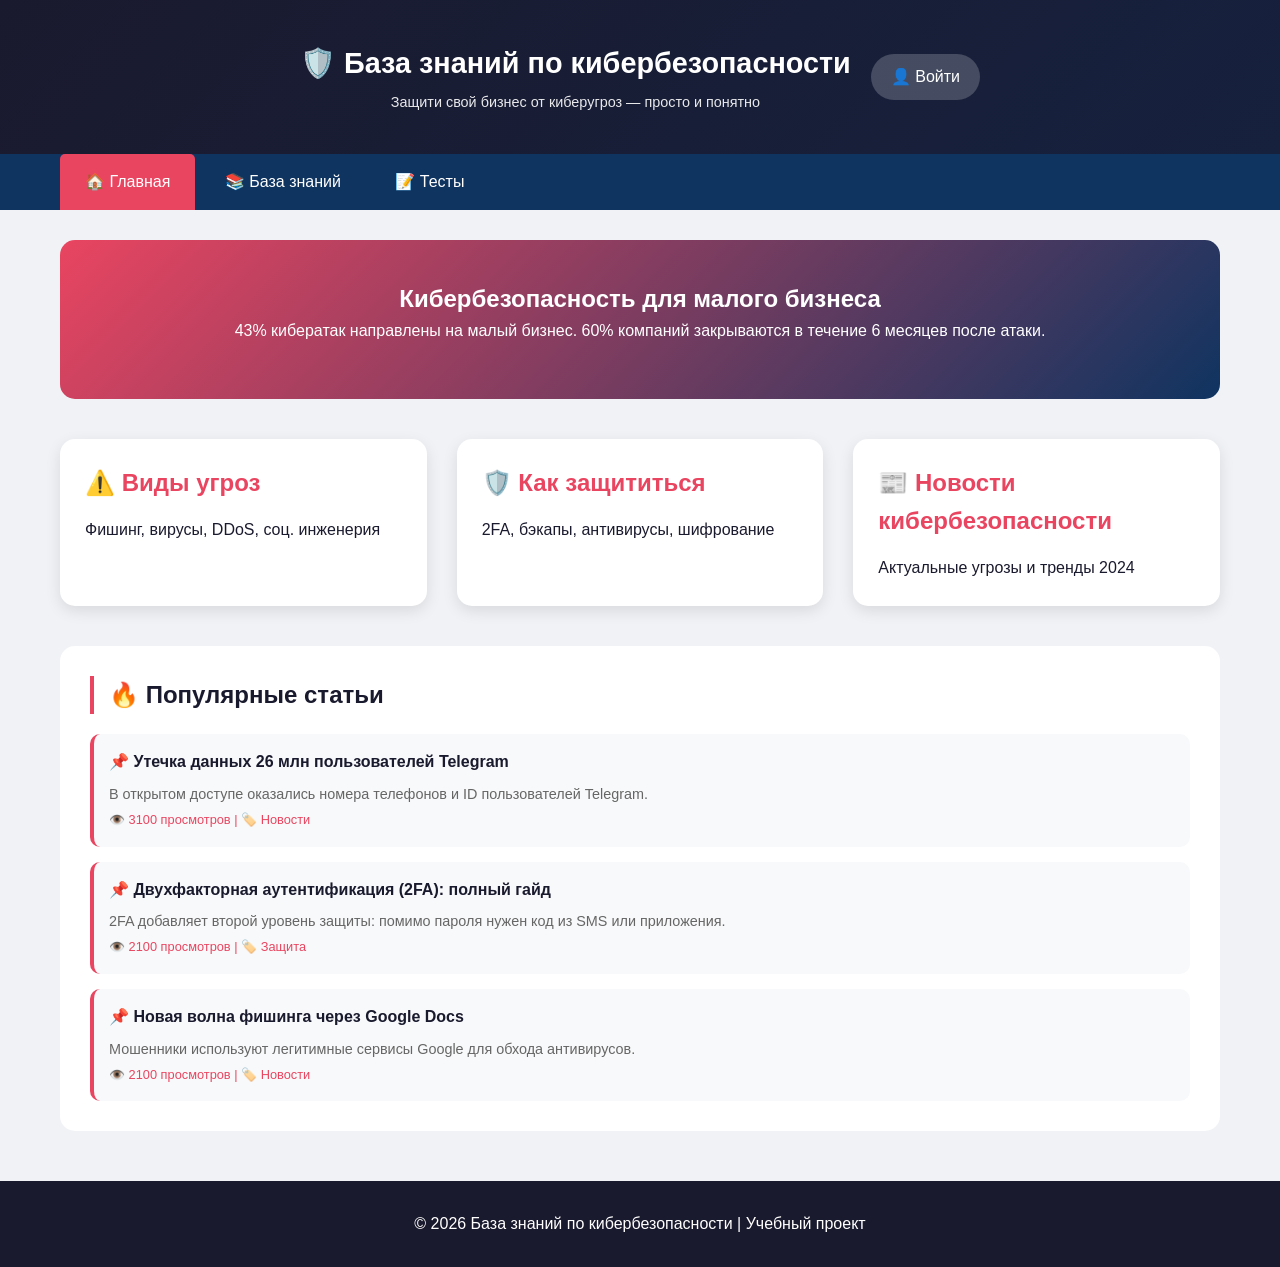
<file: index.html>
<!DOCTYPE html>
<html lang="ru">
<head>
    <meta charset="UTF-8">
    <meta name="viewport" content="width=device-width, initial-scale=1.0">
    <title>База знаний по кибербезопасности</title>
    <link rel="stylesheet" href="style.css">
</head>
<body>
    <header>
        <div class="container">
            <div class="header-flex">
                <div class="logo-area">
                    <h1>🛡️ База знаний по кибербезопасности</h1>
                    <p>Защити свой бизнес от киберугроз — просто и понятно</p>
                </div>
                <div class="profile-area">
                    <a href="profile.html" id="profile-link-header" class="profile-header-btn">👤 Войти</a>
                </div>
            </div>
        </div>
    </header>

    <nav>
        <div class="container">
            <a href="index.html" class="active">🏠 Главная</a>
            <a href="articles.html">📚 База знаний</a>
            <a href="test.html">📝 Тесты</a>
        </div>
    </nav>

    <main class="container">
        <section class="hero">
            <h2>Кибербезопасность для малого бизнеса</h2>
            <p>43% кибератак направлены на малый бизнес. 60% компаний закрываются в течение 6 месяцев после атаки.</p>
            <div id="welcome-message" class="welcome-badge"></div>
        </section>

        <section class="categories">
            <div class="card" onclick="location.href='articles.html?cat=threats'">
                <h3>⚠️ Виды угроз</h3>
                <p>Фишинг, вирусы, DDoS, соц. инженерия</p>
            </div>
            <div class="card" onclick="location.href='articles.html?cat=protection'">
                <h3>🛡️ Как защититься</h3>
                <p>2FA, бэкапы, антивирусы, шифрование</p>
            </div>
            <div class="card" onclick="location.href='articles.html?cat=news'">
                <h3>📰 Новости кибербезопасности</h3>
                <p>Актуальные угрозы и тренды 2024</p>
            </div>
        </section>

        <section class="latest-articles">
            <h2>🔥 Популярные статьи</h2>
            <div id="popular-articles" class="articles-list"></div>
        </section>
    </main>

    <footer>
        <div class="container">
            <p>© 2026 База знаний по кибербезопасности | Учебный проект</p>
        </div>
    </footer>

    <script src="data.js"></script>
    <script src="script.js"></script>
</body>
</html>
</file>
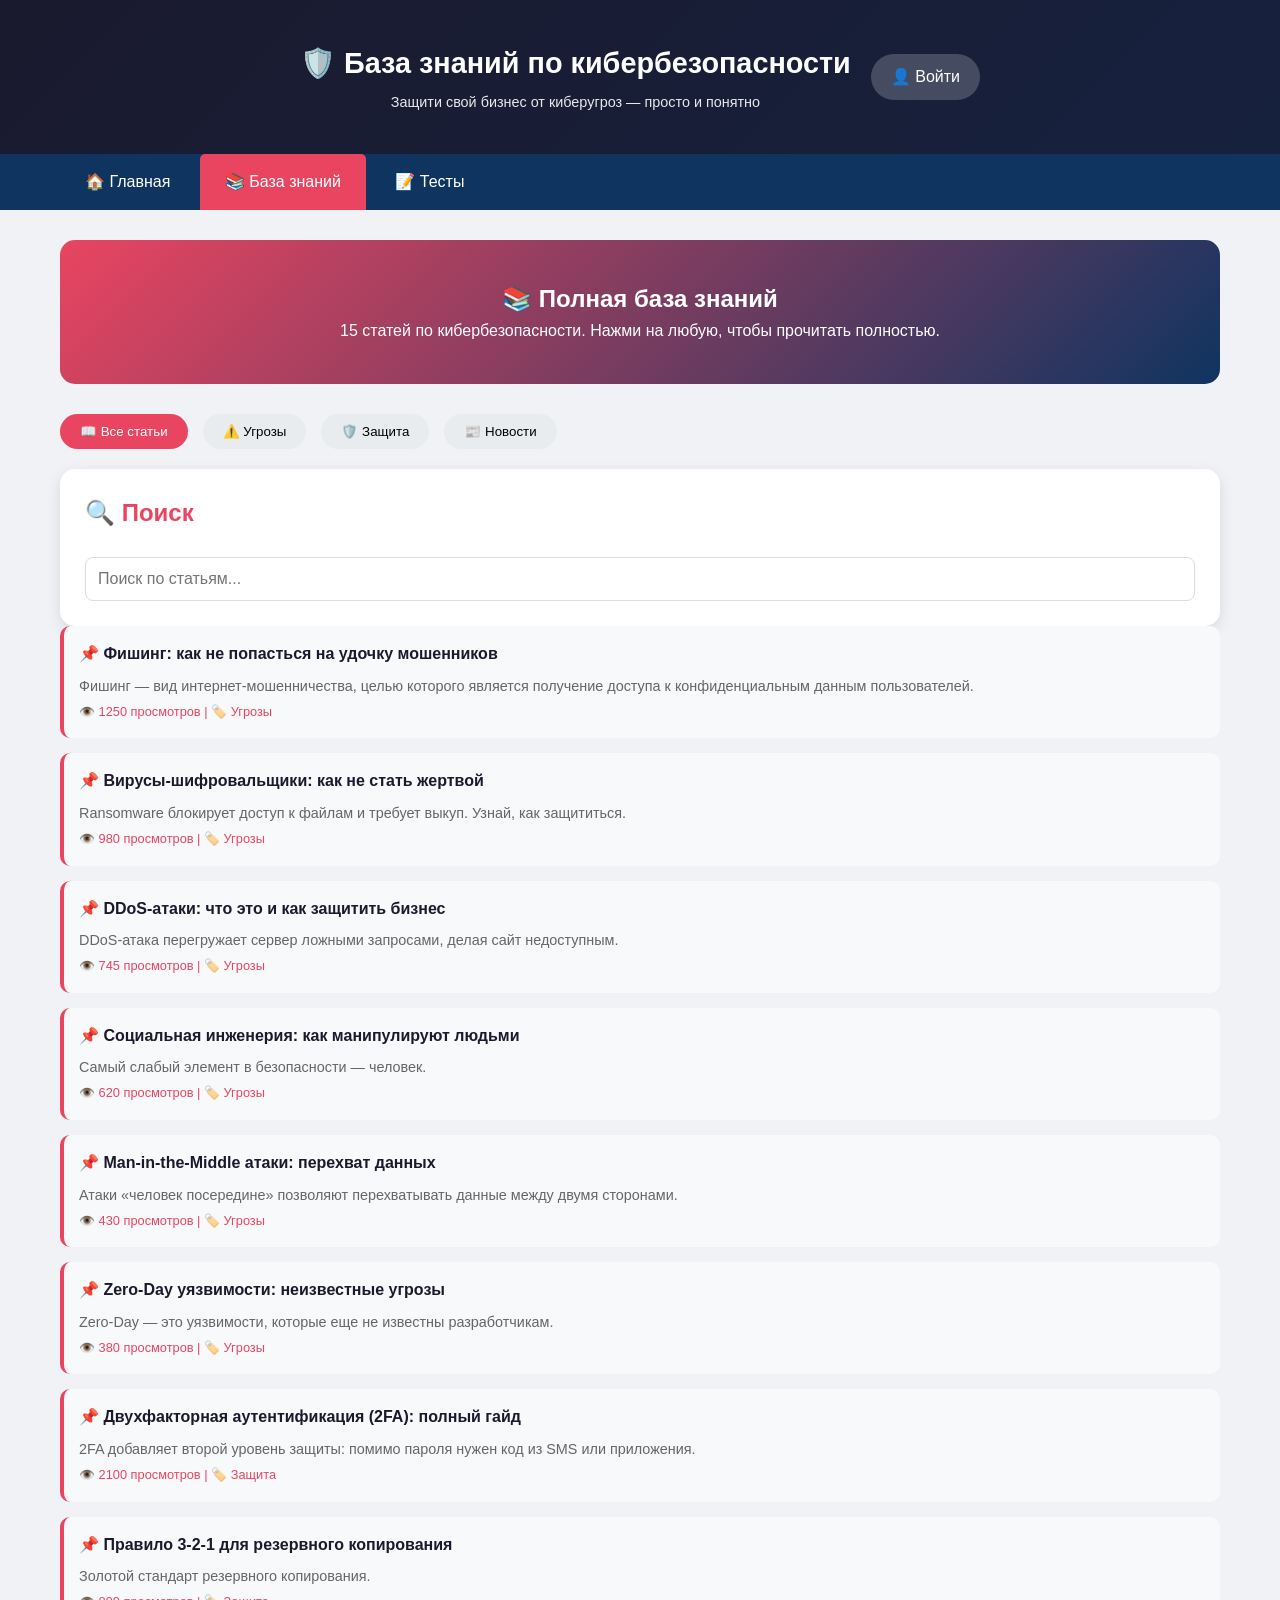
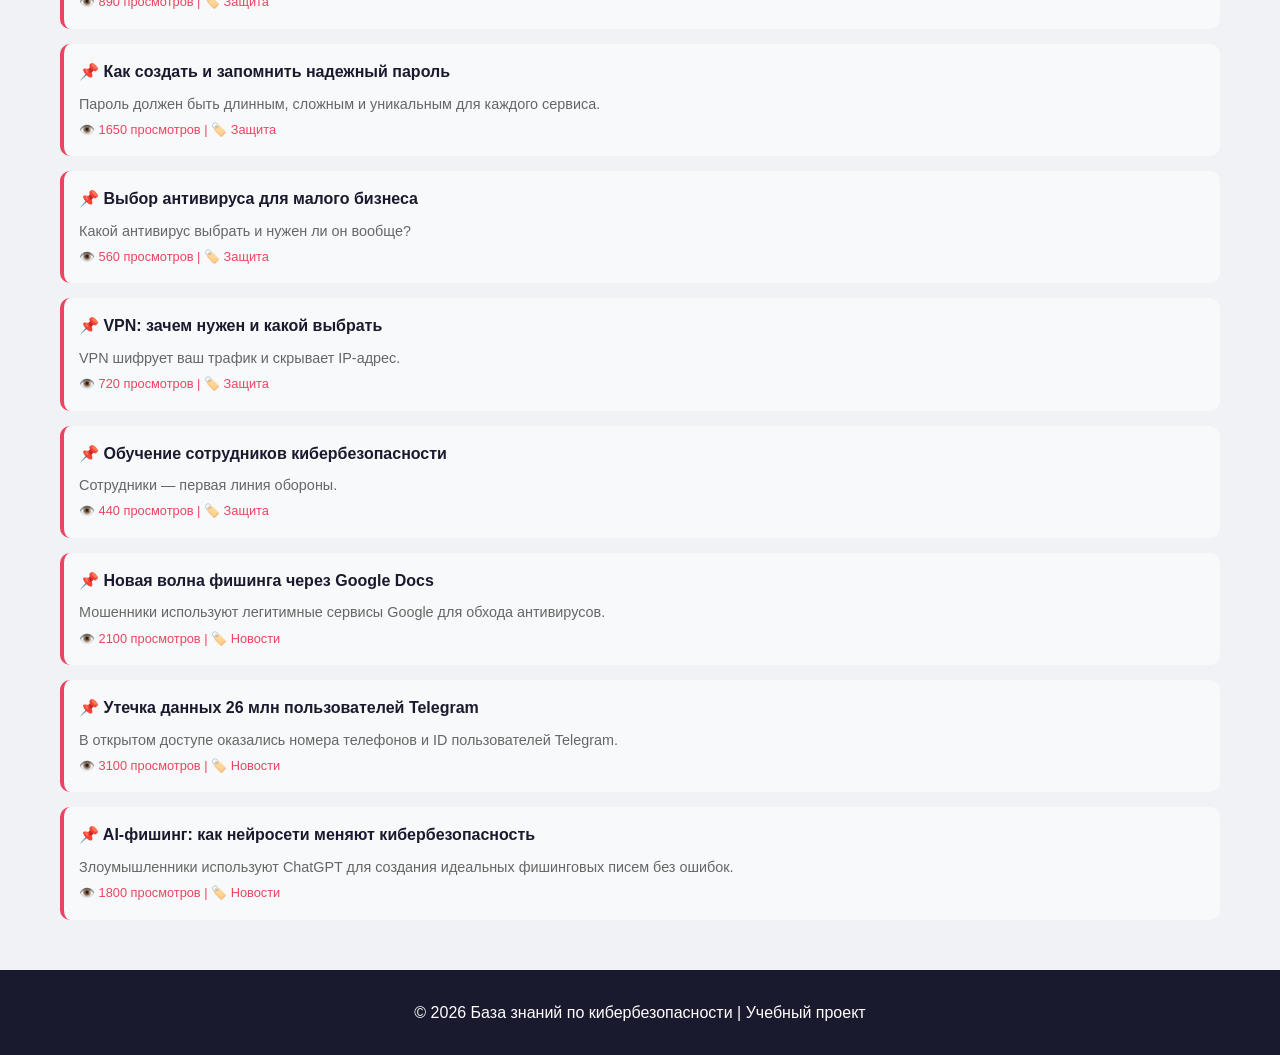
<file: articles.html>
<!DOCTYPE html>
<html lang="ru">
<head>
    <meta charset="UTF-8">
    <meta name="viewport" content="width=device-width, initial-scale=1.0">
    <title>База знаний - CyberBase</title>
    <link rel="stylesheet" href="style.css">
</head>
<body>
    <header>
        <div class="container">
            <div class="header-flex">
                <div class="logo-area">
                    <h1>🛡️ База знаний по кибербезопасности</h1>
                    <p>Защити свой бизнес от киберугроз — просто и понятно</p>
                </div>
                <div class="profile-area">
                    <a href="profile.html" id="profile-link-header" class="profile-header-btn">👤 Войти</a>
                </div>
            </div>
        </div>
    </header>

    <nav>
        <div class="container">
            <a href="index.html">🏠 Главная</a>
            <a href="articles.html" class="active">📚 База знаний</a>
            <a href="test.html">📝 Тесты</a>
        </div>
    </nav>

    <main class="container">
        <section class="hero">
            <h2>📚 Полная база знаний</h2>
            <p>15 статей по кибербезопасности. Нажми на любую, чтобы прочитать полностью.</p>
        </section>

        <div class="filter-bar">
            <button class="filter-btn active" data-cat="all">📖 Все статьи</button>
            <button class="filter-btn" data-cat="threats">⚠️ Угрозы</button>
            <button class="filter-btn" data-cat="protection">🛡️ Защита</button>
            <button class="filter-btn" data-cat="news">📰 Новости</button>
        </div>

        <div class="card">
            <h3>🔍 Поиск</h3>
            <input type="text" id="search-input" class="search-box" placeholder="Поиск по статьям...">
        </div>

        <div id="articles-container" class="articles-list"></div>
    </main>

    <div id="article-modal" class="modal">
        <div class="modal-content">
            <span class="close-btn" onclick="closeArticle()">&times;</span>
            <div id="full-article-content"></div>
        </div>
    </div>

    <footer>
        <div class="container">
            <p>© 2026 База знаний по кибербезопасности | Учебный проект</p>
        </div>
    </footer>

    <script src="data.js"></script>
    <script src="script.js"></script>
</body>
</html>
</file>
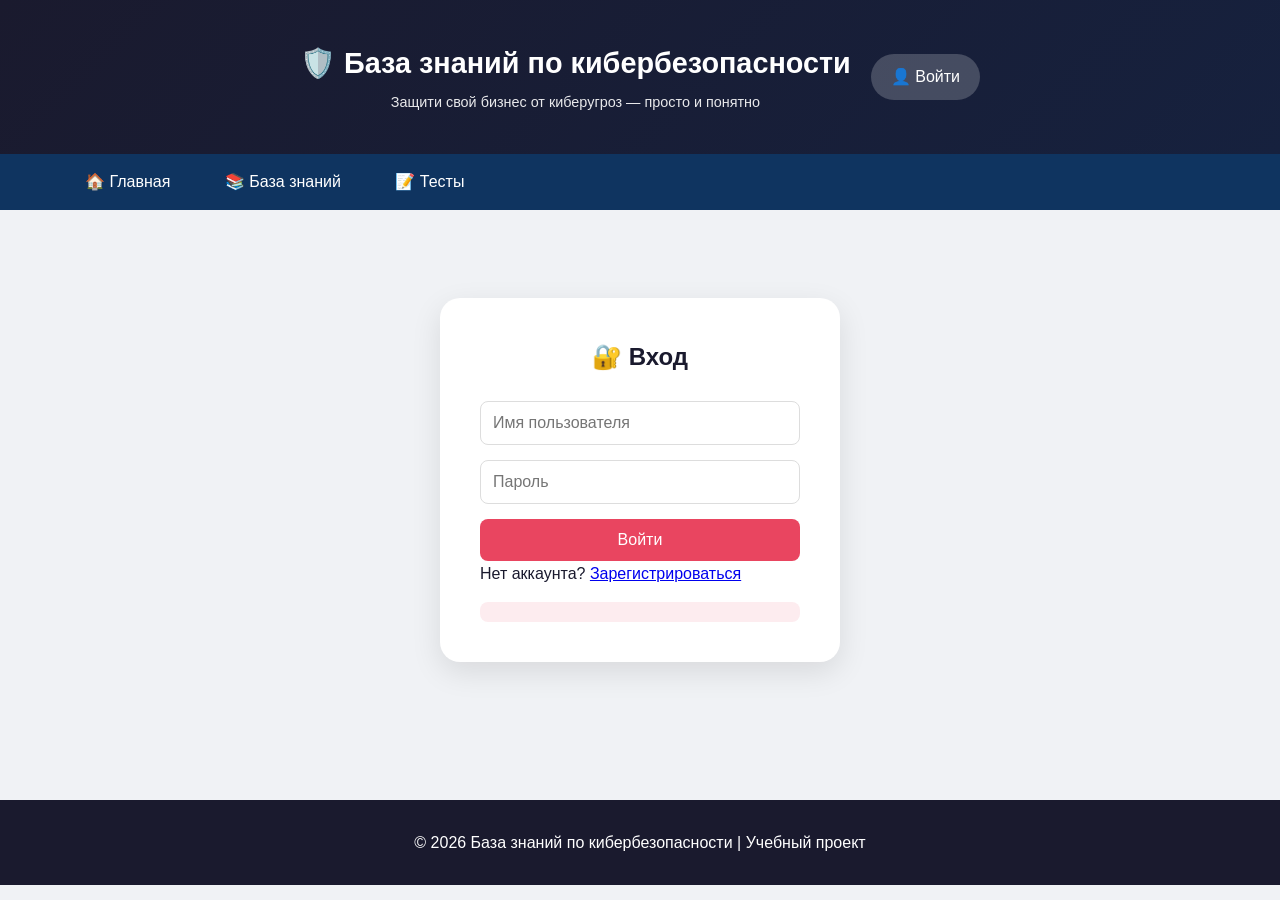
<file: login.html>
<!DOCTYPE html>
<html lang="ru">
<head>
    <meta charset="UTF-8">
    <meta name="viewport" content="width=device-width, initial-scale=1.0">
    <title>Вход - База знаний</title>
    <link rel="stylesheet" href="style.css">
</head>
<body>
    <header>
        <div class="container">
            <div class="header-flex">
                <div class="logo-area">
                    <h1>🛡️ База знаний по кибербезопасности</h1>
                    <p>Защити свой бизнес от киберугроз — просто и понятно</p>
                </div>
                <div class="profile-area">
                    <a href="profile.html" class="profile-header-btn">👤 Войти</a>
                </div>
            </div>
        </div>
    </header>

    <nav>
        <div class="container">
            <a href="index.html">🏠 Главная</a>
            <a href="articles.html">📚 База знаний</a>
            <a href="test.html">📝 Тесты</a>
        </div>
    </nav>

    <main class="container">
        <div class="auth-container">
            <div class="auth-card">
                <h2>🔐 Вход</h2>
                <input type="text" id="login-username" placeholder="Имя пользователя" class="auth-input">
                <input type="password" id="login-password" placeholder="Пароль" class="auth-input">
                <button onclick="doLogin()" class="auth-btn">Войти</button>
                <p>Нет аккаунта? <a href="register.html">Зарегистрироваться</a></p>
                <div id="login-error" class="error-message"></div>
            </div>
        </div>
    </main>

    <footer>
        <div class="container">
            <p>© 2026 База знаний по кибербезопасности | Учебный проект</p>
        </div>
    </footer>

    <script src="script.js"></script>
</body>
</html>
</file>
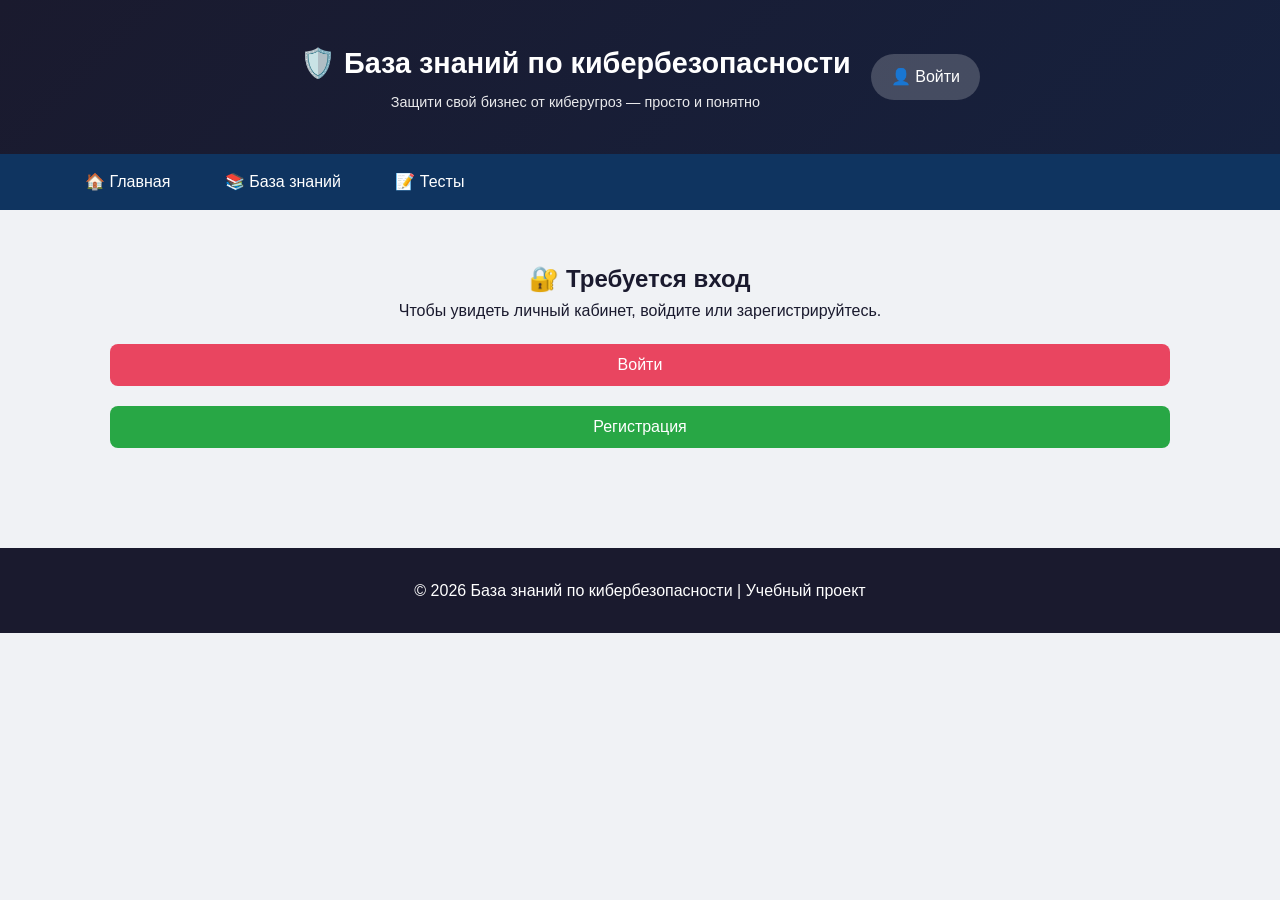
<file: profile.html>
<!DOCTYPE html>
<html lang="ru">
<head>
    <meta charset="UTF-8">
    <meta name="viewport" content="width=device-width, initial-scale=1.0">
    <title>Личный кабинет - База знаний</title>
    <link rel="stylesheet" href="style.css">
</head>
<body>
    <header>
        <div class="container">
            <div class="header-flex">
                <div class="logo-area">
                    <h1>🛡️ База знаний по кибербезопасности</h1>
                    <p>Защити свой бизнес от киберугроз — просто и понятно</p>
                </div>
                <div class="profile-area">
                    <a href="profile.html" id="profile-link-header" class="profile-header-btn">👤 Профиль</a>
                </div>
            </div>
        </div>
    </header>

    <nav>
        <div class="container">
            <a href="index.html">🏠 Главная</a>
            <a href="articles.html">📚 База знаний</a>
            <a href="test.html">📝 Тесты</a>
        </div>
    </nav>

    <main class="container">
        <div id="profile-loggedin" style="display:none">
            <div class="profile-card">
                <h2>👤 Добро пожаловать, <span id="profile-username"></span>!</h2>
                <p>📧 Email: <span id="profile-email"></span></p>
                <p>📅 Дата регистрации: <span id="profile-date"></span></p>
                <p>📚 Прочитано статей: <span id="profile-read-count">0</span></p>
                <p>🎯 Пройдено тестов: <span id="profile-test-count">0</span></p>
                <p>🏆 Средний результат: <span id="profile-avg-score">0</span>%</p>
                <button onclick="logout()" class="logout-btn">🚪 Выход</button>
            </div>

            <div class="card">
                <h3>📖 История просмотров</h3>
                <div id="history-list" class="history-list"></div>
            </div>

            <div class="card">
                <h3>📊 Результаты тестов</h3>
                <div id="test-results-list" class="history-list"></div>
            </div>
        </div>

        <div id="profile-guest" style="display:none; text-align:center; padding:50px">
            <h2>🔐 Требуется вход</h2>
            <p>Чтобы увидеть личный кабинет, войдите или зарегистрируйтесь.</p>
            <button onclick="location.href='login.html'" class="auth-btn" style="margin-top:20px">Войти</button>
            <button onclick="location.href='register.html'" class="auth-btn" style="margin-top:20px; background:#28a745">Регистрация</button>
        </div>
    </main>

    <footer>
        <div class="container">
            <p>© 2026 База знаний по кибербезопасности | Учебный проект</p>
        </div>
    </footer>

    <script src="data.js"></script>
    <script src="script.js"></script>
</body>
</html>
</file>
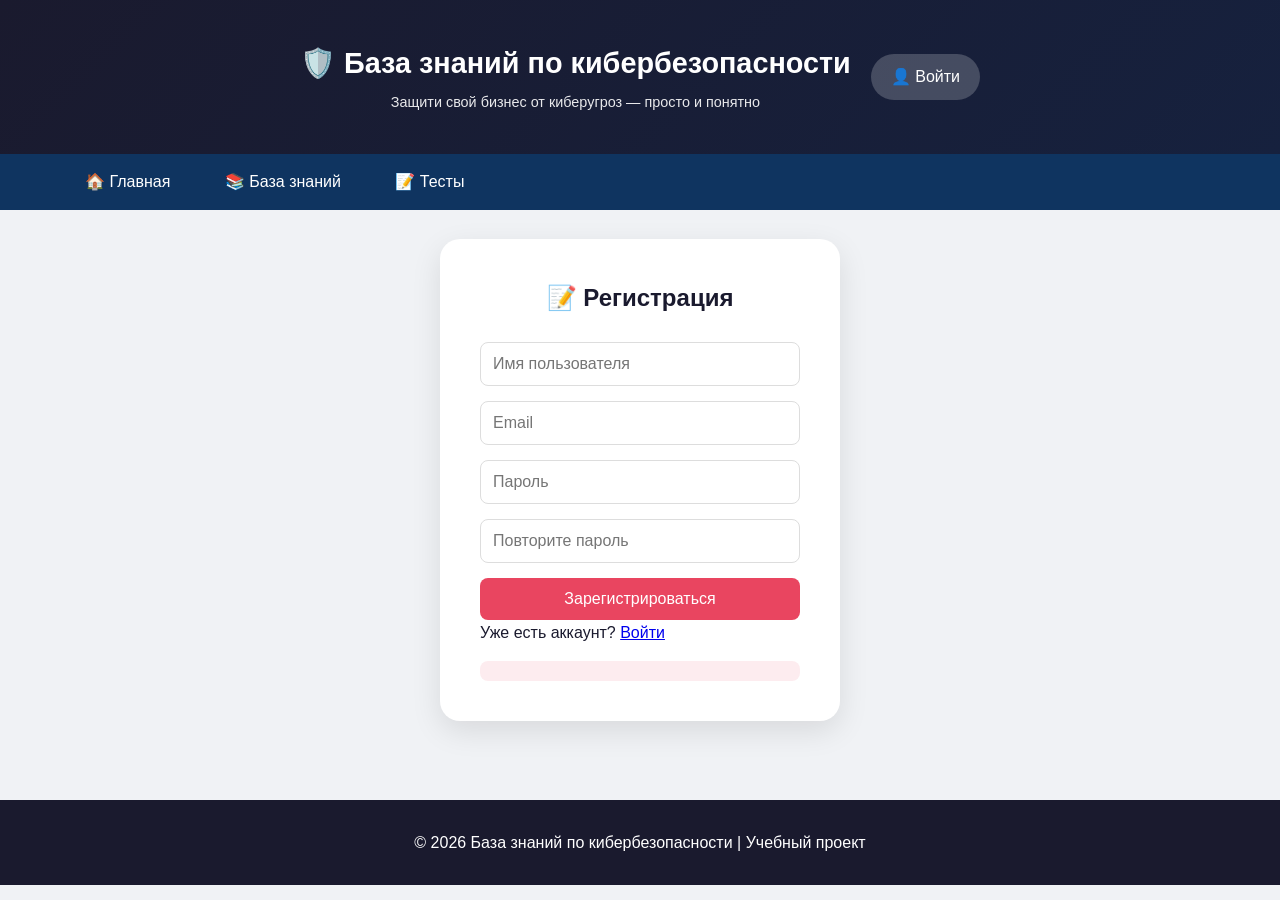
<file: register.html>
<!DOCTYPE html>
<html lang="ru">
<head>
    <meta charset="UTF-8">
    <meta name="viewport" content="width=device-width, initial-scale=1.0">
    <title>Регистрация - База знаний</title>
    <link rel="stylesheet" href="style.css">
</head>
<body>
    <header>
        <div class="container">
            <div class="header-flex">
                <div class="logo-area">
                    <h1>🛡️ База знаний по кибербезопасности</h1>
                    <p>Защити свой бизнес от киберугроз — просто и понятно</p>
                </div>
                <div class="profile-area">
                    <a href="profile.html" class="profile-header-btn">👤 Войти</a>
                </div>
            </div>
        </div>
    </header>

    <nav>
        <div class="container">
            <a href="index.html">🏠 Главная</a>
            <a href="articles.html">📚 База знаний</a>
            <a href="test.html">📝 Тесты</a>
        </div>
    </nav>

    <main class="container">
        <div class="auth-container">
            <div class="auth-card">
                <h2>📝 Регистрация</h2>
                <input type="text" id="reg-username" placeholder="Имя пользователя" class="auth-input">
                <input type="email" id="reg-email" placeholder="Email" class="auth-input">
                <input type="password" id="reg-password" placeholder="Пароль" class="auth-input">
                <input type="password" id="reg-password2" placeholder="Повторите пароль" class="auth-input">
                <button onclick="doRegister()" class="auth-btn">Зарегистрироваться</button>
                <p>Уже есть аккаунт? <a href="login.html">Войти</a></p>
                <div id="reg-error" class="error-message"></div>
            </div>
        </div>
    </main>

    <footer>
        <div class="container">
            <p>© 2026 База знаний по кибербезопасности | Учебный проект</p>
        </div>
    </footer>

    <script src="script.js"></script>
</body>
</html>
</file>
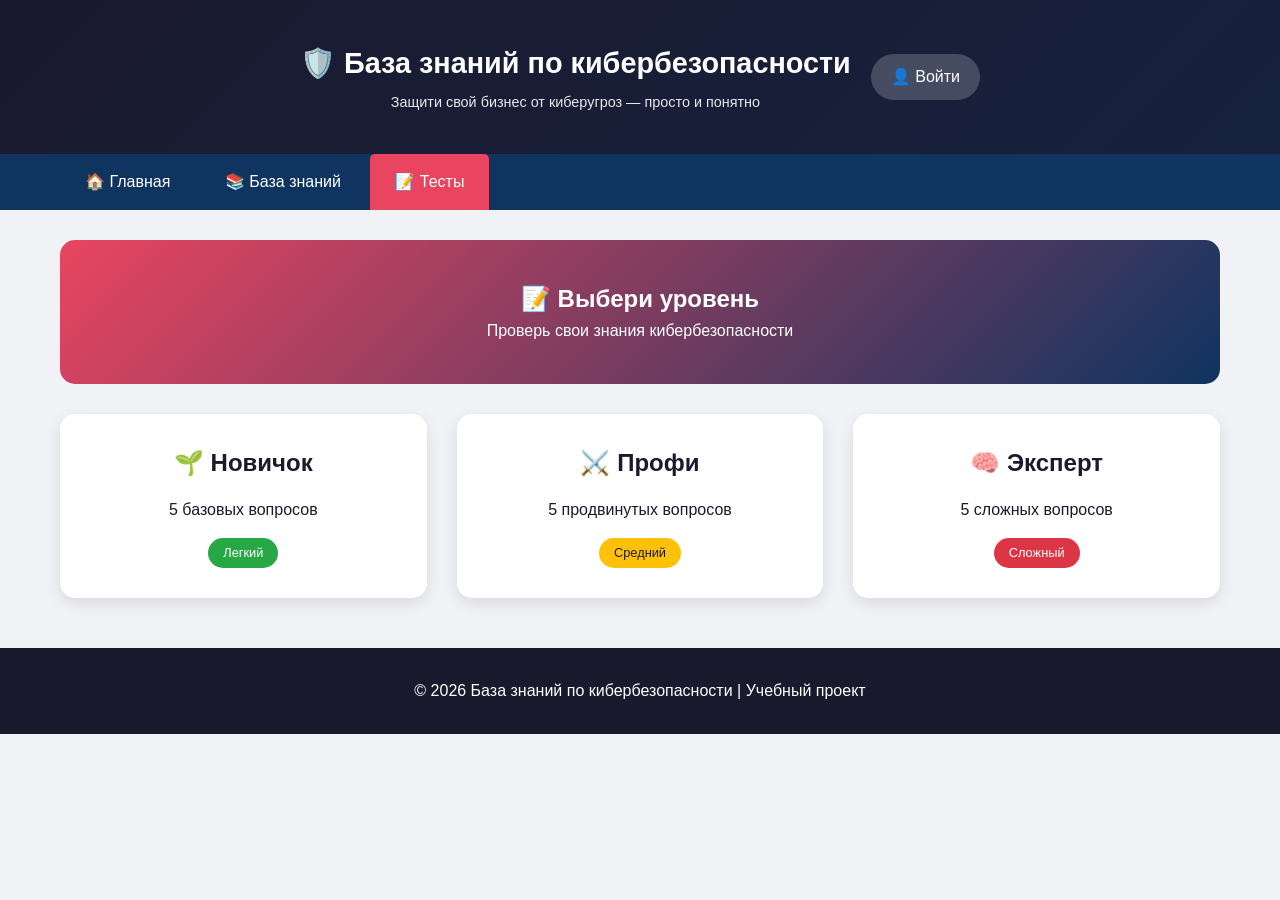
<file: test.html>
<!DOCTYPE html>
<html lang="ru">
<head>
    <meta charset="UTF-8">
    <meta name="viewport" content="width=device-width, initial-scale=1.0">
    <title>Тесты - База знаний</title>
    <link rel="stylesheet" href="style.css">
</head>
<body>
    <header>
        <div class="container">
            <div class="header-flex">
                <div class="logo-area">
                    <h1>🛡️ База знаний по кибербезопасности</h1>
                    <p>Защити свой бизнес от киберугроз — просто и понятно</p>
                </div>
                <div class="profile-area">
                    <a href="profile.html" id="profile-link-header" class="profile-header-btn">👤 Войти</a>
                </div>
            </div>
        </div>
    </header>

    <nav>
        <div class="container">
            <a href="index.html">🏠 Главная</a>
            <a href="articles.html">📚 База знаний</a>
            <a href="test.html" class="active">📝 Тесты</a>
        </div>
    </nav>

    <main class="container">
        <section class="hero">
            <h2>📝 Выбери уровень</h2>
            <p>Проверь свои знания кибербезопасности</p>
        </section>

        <div class="levels-container" id="levels-container">
            <div class="level-card" onclick="startTest('beginner')">
                <h3>🌱 Новичок</h3>
                <p>5 базовых вопросов</p>
                <span class="level-badge easy">Легкий</span>
            </div>
            <div class="level-card" onclick="startTest('professional')">
                <h3>⚔️ Профи</h3>
                <p>5 продвинутых вопросов</p>
                <span class="level-badge medium">Средний</span>
            </div>
            <div class="level-card" onclick="startTest('expert')">
                <h3>🧠 Эксперт</h3>
                <p>5 сложных вопросов</p>
                <span class="level-badge hard">Сложный</span>
            </div>
        </div>

        <div id="test-container" style="display:none"></div>
    </main>

    <footer>
        <div class="container">
            <p>© 2026 База знаний по кибербезопасности | Учебный проект</p>
        </div>
    </footer>

    <script src="data.js"></script>
    <script src="script.js"></script>
</body>
</html>
</file>
<file: style.css>
* {
    margin: 0;
    padding: 0;
    box-sizing: border-box;
}

body {
    font-family: 'Segoe UI', Tahoma, Geneva, Verdana, sans-serif;
    background-color: #f0f2f5;
    color: #1a1a2e;
    line-height: 1.6;
}

.container {
    max-width: 1200px;
    margin: 0 auto;
    padding: 0 20px;
}

header {
    background: linear-gradient(135deg, #1a1a2e 0%, #16213e 100%);
    color: white;
    padding: 40px 0;
    text-align: center;
}

/* Header flex layout */
.header-flex {
    display: flex;
    justify-content: center;  /* было space-between */
    align-items: center;
    flex-wrap: wrap;
    gap: 20px;
}

.logo-area h1 {
    font-size: 1.8rem;
    margin-bottom: 5px;
}

.logo-area p {
    font-size: 0.9rem;
    opacity: 0.9;
}

.profile-header-btn {
    background: rgba(255,255,255,0.2);
    padding: 10px 20px;
    border-radius: 30px;
    color: white;
    text-decoration: none;
    transition: all 0.3s;
    display: inline-block;
}

.profile-header-btn:hover {
    background: #e94560;
    transform: scale(1.05);
}

nav {
    background-color: #0f3460;
    position: sticky;
    top: 0;
    z-index: 100;
}

nav a {
    color: white;
    text-decoration: none;
    padding: 15px 25px;
    display: inline-block;
    transition: background 0.3s;
}

nav a:hover, nav a.active {
    background-color: #e94560;
    border-radius: 5px 5px 0 0;
}

.hero {
    background: linear-gradient(135deg, #e94560, #0f3460);
    color: white;
    padding: 40px;
    border-radius: 15px;
    margin: 30px 0;
    text-align: center;
}

.categories {
    display: grid;
    grid-template-columns: repeat(auto-fit, minmax(300px, 1fr));
    gap: 30px;
    margin: 40px 0;
}

.card {
    background: white;
    padding: 25px;
    border-radius: 15px;
    box-shadow: 0 5px 15px rgba(0,0,0,0.1);
    transition: transform 0.3s;
    cursor: pointer;
}

.card:hover {
    transform: translateY(-5px);
}

.card h3 {
    color: #e94560;
    margin-bottom: 15px;
    font-size: 1.5rem;
}

.card ul {
    list-style: none;
}

.card li {
    padding: 8px 0;
    border-bottom: 1px solid #eee;
}

.latest-articles {
    background: white;
    padding: 30px;
    border-radius: 15px;
    margin: 30px 0;
}

.latest-articles h2 {
    color: #1a1a2e;
    border-left: 4px solid #e94560;
    padding-left: 15px;
    margin-bottom: 20px;
}

.articles-list {
    display: flex;
    flex-direction: column;
    gap: 15px;
}

.article-item {
    background: #f8f9fa;
    padding: 15px;
    border-radius: 10px;
    border-left: 4px solid #e94560;
    cursor: pointer;
    transition: background 0.3s;
}

.article-item:hover {
    background: #e9ecef;
}

.article-item h4 {
    color: #1a1a2e;
    margin-bottom: 8px;
}

.article-item p {
    color: #666;
    font-size: 0.9rem;
}

.article-item small {
    color: #e94560;
    font-size: 0.8rem;
}

.filter-bar {
    display: flex;
    gap: 15px;
    flex-wrap: wrap;
    margin-bottom: 20px;
}

.filter-btn {
    background: #e9ecef;
    border: none;
    padding: 10px 20px;
    border-radius: 30px;
    cursor: pointer;
    transition: all 0.3s;
}

.filter-btn:hover, .filter-btn.active {
    background: #e94560;
    color: white;
}

.search-box {
    width: 100%;
    padding: 12px;
    border: 1px solid #ddd;
    border-radius: 8px;
    font-size: 16px;
    margin-top: 10px;
}

.levels-container {
    display: grid;
    grid-template-columns: repeat(auto-fit, minmax(280px, 1fr));
    gap: 30px;
    margin: 30px 0;
}

.level-card {
    background: white;
    padding: 30px;
    border-radius: 15px;
    text-align: center;
    cursor: pointer;
    transition: transform 0.3s;
    box-shadow: 0 5px 15px rgba(0,0,0,0.1);
}

.level-card:hover {
    transform: translateY(-5px);
}

.level-card h3 {
    font-size: 1.5rem;
    margin-bottom: 15px;
}

.level-badge {
    display: inline-block;
    padding: 5px 15px;
    border-radius: 20px;
    font-size: 0.8rem;
    margin-top: 15px;
}

.level-badge.easy { background: #28a745; color: white; }
.level-badge.medium { background: #ffc107; color: #1a1a2e; }
.level-badge.hard { background: #dc3545; color: white; }

.question-btn {
    background: #0f3460;
    color: white;
    padding: 12px;
    border: none;
    border-radius: 8px;
    cursor: pointer;
    width: 100%;
    margin-bottom: 10px;
    text-align: left;
    transition: background 0.3s;
}

.question-btn:hover {
    background: #e94560;
}

footer {
    background-color: #1a1a2e;
    color: white;
    text-align: center;
    padding: 30px 0;
    margin-top: 50px;
}

/* Модальное окно */
.modal {
    display: none;
    position: fixed;
    z-index: 1000;
    left: 0;
    top: 0;
    width: 100%;
    height: 100%;
    background-color: rgba(0,0,0,0.8);
    overflow-y: auto;
}

.modal-content {
    background-color: white;
    margin: 50px auto;
    padding: 40px;
    width: 90%;
    max-width: 800px;
    border-radius: 20px;
    position: relative;
    animation: slideDown 0.3s ease;
}

@keyframes slideDown {
    from { transform: translateY(-50px); opacity: 0; }
    to { transform: translateY(0); opacity: 1; }
}

.close-btn {
    position: absolute;
    right: 20px;
    top: 15px;
    font-size: 28px;
    font-weight: bold;
    cursor: pointer;
    color: #e94560;
}

.close-btn:hover {
    color: #1a1a2e;
}

.full-article-title {
    color: #e94560;
    font-size: 1.8rem;
    margin-bottom: 20px;
}

.full-article-meta {
    color: #666;
    margin-bottom: 20px;
    padding-bottom: 10px;
    border-bottom: 1px solid #eee;
}

.full-article-content {
    font-size: 1.1rem;
    line-height: 1.8;
    white-space: pre-wrap;
}

/* Авторизация */
.auth-container {
    display: flex;
    justify-content: center;
    align-items: center;
    min-height: 60vh;
}

.auth-card {
    background: white;
    padding: 40px;
    border-radius: 20px;
    width: 100%;
    max-width: 400px;
    box-shadow: 0 10px 30px rgba(0,0,0,0.1);
}

.auth-card h2 {
    text-align: center;
    margin-bottom: 25px;
    color: #1a1a2e;
}

.auth-input {
    width: 100%;
    padding: 12px;
    margin-bottom: 15px;
    border: 1px solid #ddd;
    border-radius: 8px;
    font-size: 16px;
}

.auth-btn {
    width: 100%;
    background: #e94560;
    color: white;
    padding: 12px;
    border: none;
    border-radius: 8px;
    font-size: 16px;
    cursor: pointer;
    transition: background 0.3s;
}

.auth-btn:hover {
    background: #c73e56;
}

.error-message {
    color: #e94560;
    text-align: center;
    margin-top: 15px;
    font-size: 14px;
}

/* Профиль */
.profile-card {
    background: white;
    padding: 30px;
    border-radius: 20px;
    margin-bottom: 30px;
    text-align: center;
}

.profile-card h2 {
    color: #1a1a2e;
    margin-bottom: 20px;
}

.profile-card p {
    margin: 10px 0;
    font-size: 1.1rem;
}

.logout-btn {
    background: #dc3545;
    color: white;
    padding: 10px 30px;
    border: none;
    border-radius: 8px;
    cursor: pointer;
    margin-top: 20px;
    font-size: 16px;
}

.logout-btn:hover {
    background: #b02a37;
}

.history-list {
    display: flex;
    flex-direction: column;
    gap: 10px;
}

.history-item {
    background: #f8f9fa;
    padding: 12px;
    border-radius: 8px;
    border-left: 3px solid #e94560;
}

.welcome-badge {
    margin-top: 15px;
    font-size: 1rem;
}

@media (max-width: 768px) {
    .header-flex {
        flex-direction: column;
        text-align: center;
    }
    
    .logo-area h1 {
        font-size: 1.4rem;
    }
    
    header h1 {
        font-size: 1.8rem;
    }
    
    .categories {
        grid-template-columns: 1fr;
    }
    
    nav a {
        padding: 10px 15px;
        font-size: 0.9rem;
    }
    
    .modal-content {
        margin: 20px;
        padding: 20px;
        width: auto;
    }
}
.error-message {
    color: #e94560;
    text-align: center;
    margin-top: 15px;
    font-size: 14px;
    background: rgba(233,69,96,0.1);
    padding: 10px;
    border-radius: 8px;
}
</file>
